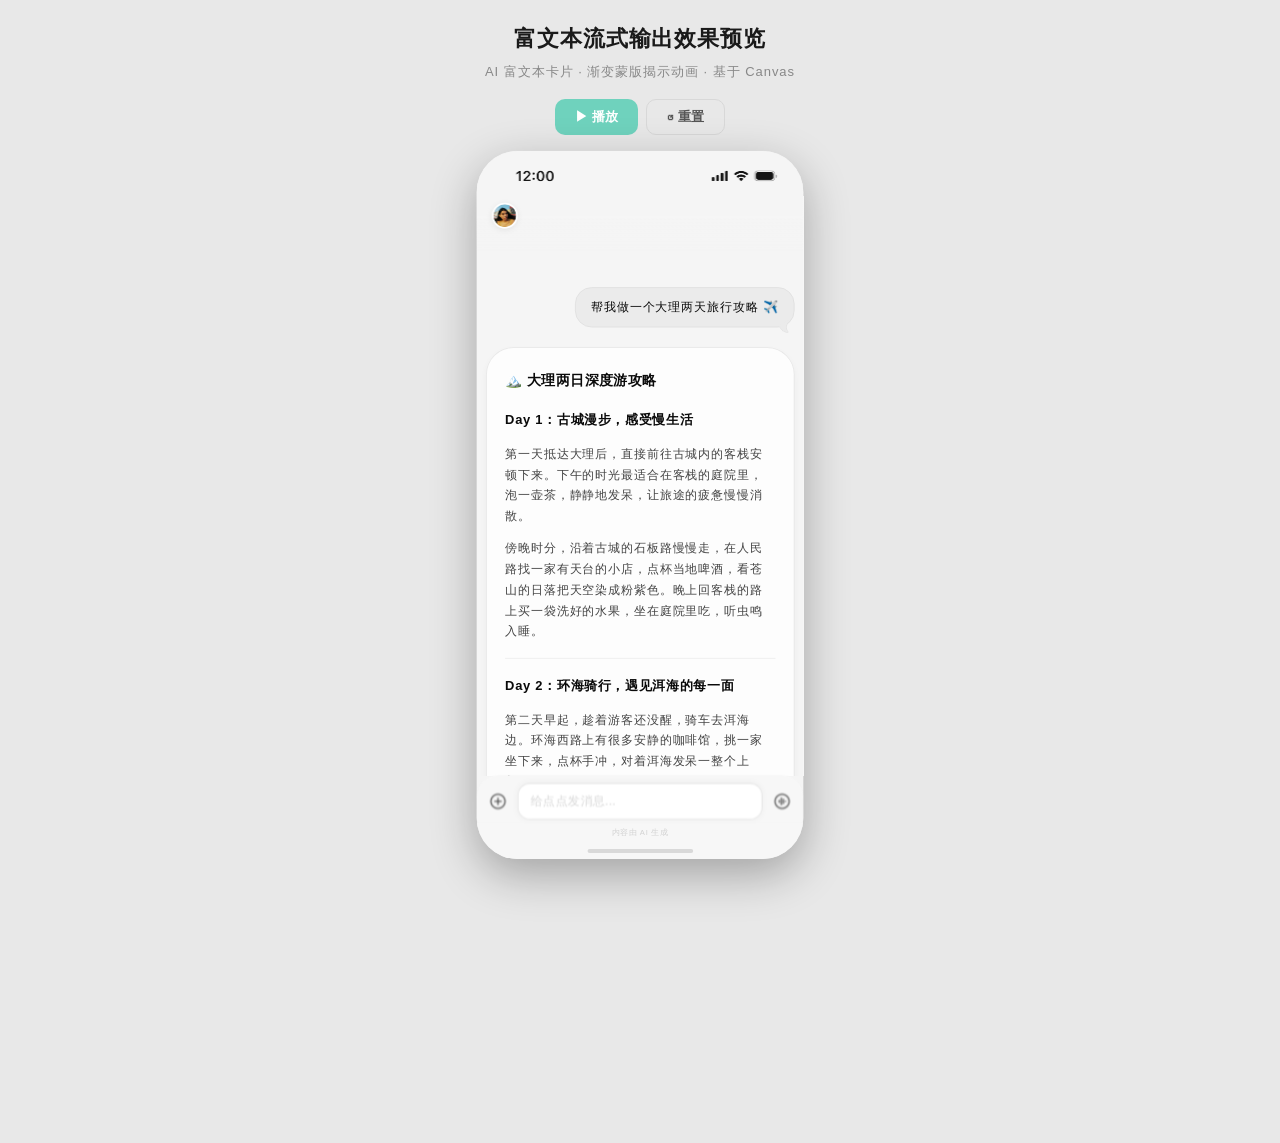
<file: dots-starter/assets/streaming-demo.html>
<!DOCTYPE html>
<html lang="zh-CN">
<head>
<meta charset="UTF-8">
<meta name="viewport" content="width=device-width, initial-scale=1.0, user-scalable=no, viewport-fit=cover">
<title>富文本流式输出 — 效果预览</title>
<link rel="stylesheet" href="css/tokens.css">
<link rel="stylesheet" href="css/reset.css">
<link rel="stylesheet" href="css/app-shell.css">
<style>
/* ── Demo 页面样式 ── */
body {
  background: #E8E8E8;
  display: flex;
  flex-direction: column;
  align-items: center;
  padding: 20px 20px 60px;
}
.demo-header {
  text-align: center;
  margin-bottom: 16px;
}
.demo-title {
  font-size: 22px;
  font-weight: 800;
  color: #1A1A1A;
  margin-bottom: 4px;
}
.demo-sub {
  font-size: 13px;
  color: #888;
}
.demo-controls {
  display: flex;
  gap: 8px;
  margin-bottom: 16px;
}
.demo-btn {
  display: inline-flex;
  align-items: center;
  gap: 5px;
  border: none;
  padding: 8px 20px;
  border-radius: 10px;
  font-size: 13px;
  font-weight: 600;
  cursor: pointer;
  font-family: inherit;
  transition: all .15s;
}
.demo-btn:active { transform: scale(.96); }
.demo-btn-play { background: #6FD2BD; color: #fff; }
.demo-btn-play:hover { background: #5CC5AE; }
.demo-btn-reset { background: transparent; color: #555; border: 1px solid #D8D8D8; }
.demo-btn-reset:hover { background: #F0F0F0; }

.device { margin: 0 auto; }

/* ── 用户气泡 ── */
.msg-row { margin-bottom: 20px; padding: 0; }
.msg-row.has-tail { margin-bottom: 26px; }
.msg-user { display: flex; justify-content: flex-end; }
.msg-user-bubble {
  position: relative;
  width: fit-content;
  max-width: 346px;
  padding: 12px 20px;
  background: #EBEBEB;
  border: .5px solid #DEDEDE;
  border-radius: 22px;
  color: #0A0A0A;
  font-size: 16px;
  line-height: 1.69em;
  letter-spacing: 0.06em;
  overflow-wrap: break-word;
}
.msg-user-bubble .bubble-tail {
  position: absolute;
  right: -1px;
  bottom: -11px;
  width: 24px;
  height: 24px;
  pointer-events: none;
  display: block;
}

/* ── AI 富文本卡片 ── */
.ai-card {
  width: 100%;
  max-width: 406px;
  background: rgba(255,255,255,.80);
  border-radius: 36px;
  border: .5px solid rgba(162,162,162,.24);
  box-shadow: 0 4px 10px rgba(20,20,20,.04);
  position: relative;
  /* overflow 由 JS 控制 */
}
.ai-card-body {
  padding: 28px 24px;
  color: #0A0A0A;
  font-size: 16px;
  line-height: 1.69em;
  letter-spacing: 0.06em;
}
/* 富文本排版 */
.ai-card-body h2 {
  font-size: 18px; line-height: 1.7; font-weight: 600;
  margin-bottom: 22px;
}
.ai-card-body h3 {
  font-size: 17px; line-height: 1.7; font-weight: 600;
  margin-bottom: 16px;
}
.ai-card-body h4 {
  font-size: 16px; line-height: 1.7; font-weight: 600;
  margin-bottom: 16px;
}
.ai-card-body p {
  font-size: 16px; line-height: 1.7; letter-spacing: 0.06em;
  color: var(--paragraph);
  margin-bottom: 16px;
}
.ai-card-body p:last-child { margin-bottom: 0; }
.ai-card-body ul {
  padding-left: 14px;
  margin-bottom: 16px;
}
.ai-card-body ul li {
  font-size: 16px; line-height: 1.7; letter-spacing: 0.06em;
  color: var(--paragraph);
  margin-bottom: 4px;
}
.ai-card-body blockquote {
  border-left: 3px solid var(--info5);
  padding-left: 14px;
  margin: 0 0 16px;
  color: var(--description);
  font-size: 16px;
  line-height: 1.7;
}
.ai-card-body hr {
  border: none;
  height: 0.5px;
  background: rgba(20,20,20,.08);
  margin: 22px 0;
}
.ai-card-body strong { font-weight: 600; color: var(--title); }

/* ── 流式动画 ── */
#cardMask {
  position: absolute;
  top: 0; left: 0;
  pointer-events: none;
  z-index: 2;
  border-radius: 36px; /* 与卡片一致，防止蒙版溢出圆角 */
}
/* 流式状态下，每个子元素初始透明 */
.ai-card.streaming .ai-card-body > * {
  opacity: 0;
  transition: opacity 0.4s ease-out;
}
.ai-card.streaming .ai-card-body > *.revealed {
  opacity: 1;
}
/* ul 内部的 li 单独控制 */
.ai-card.streaming .ai-card-body > ul > li {
  opacity: 0;
  transition: opacity 0.35s ease-out;
}
.ai-card.streaming .ai-card-body > ul > li.revealed {
  opacity: 1;
}
</style>
<script>
// .device 容器 scale 自适应
(function(){
  var W=430, H=932, PAD=72;
  function set(){
    if(window.innerWidth<=460){document.documentElement.style.removeProperty('--phone-scale');return;}
    var s=Math.min(1,(window.innerHeight-PAD-120)/H,(window.innerWidth-PAD)/W);
    document.documentElement.style.setProperty('--phone-scale',s);
  }
  set();
  window.addEventListener('resize',set);
})();
</script>
</head>
<body>

<div class="demo-header">
  <div class="demo-title">富文本流式输出效果预览</div>
  <div class="demo-sub">AI 富文本卡片 · 渐变蒙版揭示动画 · 基于 Canvas</div>
</div>
<div class="demo-controls">
  <button class="demo-btn demo-btn-play" onclick="go()">▶ 播放</button>
  <button class="demo-btn demo-btn-reset" onclick="stop()">↺ 重置</button>
</div>

<div class="device">

  <div class="top-gradient-mask"></div>

  <div class="status-bar">
    <img src="img/status-bar.png" alt="status bar">
  </div>

  <div class="nav-header">
    <div class="nav-avatar-btn">
      <img class="nav-avatar" src="img/avatar-shaped.png" alt="头像">
    </div>
  </div>

  <div id="content-area">

    <!-- 用户气泡 -->
    <div class="msg-row msg-user has-tail">
      <div class="msg-user-bubble">
        帮我做一个大理两天旅行攻略 ✈️
        <img class="bubble-tail" src="img/tail-right.png" alt="" draggable="false">
      </div>
    </div>

    <!-- AI 富文本卡片（流式输出目标） -->
    <div class="ai-card" id="aiCard">
      <div class="ai-card-body" id="cardBody">
        <h2>🏔️ 大理两日深度游攻略</h2>

        <h3>Day 1：古城漫步，感受慢生活</h3>

        <p>第一天抵达大理后，直接前往古城内的客栈安顿下来。下午的时光最适合在客栈的庭院里，泡一壶茶，静静地发呆，让旅途的疲惫慢慢消散。</p>

        <p>傍晚时分，沿着古城的石板路慢慢走，在人民路找一家有天台的小店，点杯当地啤酒，看苍山的日落把天空染成粉紫色。晚上回客栈的路上买一袋洗好的水果，坐在庭院里吃，听虫鸣入睡。</p>

        <hr>

        <h3>Day 2：环海骑行，遇见洱海的每一面</h3>

        <p>第二天早起，趁着游客还没醒，骑车去洱海边。环海西路上有很多安静的咖啡馆，挑一家坐下来，点杯手冲，对着洱海发呆一整个上午。</p>

        <h4>推荐路线</h4>
        <ul>
          <li>上午：环海西路 → 喜洲古镇（吃破酥粑粑）</li>
          <li>下午：海舌公园（拍照圣地）→ 双廊古镇</li>
          <li>傍晚：返回古城，找一家云南菜馆</li>
        </ul>

        <p>中午去喜洲古镇，尝尝当地的破酥粑粑和乳扇，逛逛白族民居的照壁。下午如果有精力，去海舌公园走走，那里有成片的树林伸入洱海，非常适合拍照。</p>

        <blockquote>大理的美不在于打卡了多少景点，而在于你愿意给自己多少时间去感受慢下来的生活。这里的阳光有一种特别的治愈力，只是晒着太阳，吹着从洱海飘来的风，就已经是最好的旅行了。</blockquote>
      </div>
      <canvas id="cardMask"></canvas>
    </div>

  </div>

  <!-- 底部输入栏 -->
  <div class="dd-input-bar">
    <button class="dd-input-side-btn" aria-label="更多">
      <img src="img/add_circle.png" alt="" draggable="false">
    </button>
    <div class="dd-input-content">
      <div class="dd-input-text-area">
        <input type="text" class="dd-input-field" placeholder="给点点发消息...">
      </div>
    </div>
    <button class="dd-input-side-btn" aria-label="语音输入">
      <img src="img/chat_bottom_voice.png" alt="" draggable="false">
    </button>
  </div>

  <div class="dd-bottom-safe">
    <div class="dd-watermark">内容由 AI 生成</div>
    <div class="dd-home-indicator-bar"></div>
  </div>

</div>

<script>
/*
 * ══════════════════════════════════════════════════════════════
 *  富文本卡片 · 流式输出动效
 * ══════════════════════════════════════════════════════════════
 *
 *  核心思路（改编自 streaming-B-span.html）：
 *
 *  原版：span 追加纯文本 + Canvas 白色蒙版逐步下移
 *  本版：富文本 block 元素（h2/h3/p/li/blockquote）逐个揭示
 *        + Canvas 渐变蒙版平滑追赶
 *        + 卡片高度 lerp 生长
 *        + 聊天区自动滚动
 *
 *  结构：
 *  ┌─── .ai-card (卡片容器，overflow:hidden，高度动画) ──────┐
 *  │  ┌── .ai-card-body (富文本层) ────────────────────────┐ │
 *  │  │  <h2> 标题 (opacity 0→1) </h2>                     │ │
 *  │  │  <h3> 小标题 (opacity 0→1) </h3>                   │ │
 *  │  │  <p> 段落 (opacity 0→1) </p>                       │ │
 *  │  │  <ul><li>(opacity 0→1)</li>...</ul>                 │ │
 *  │  │  ...                                                │ │
 *  │  └─────────────────────────────────────────────────────┘ │
 *  │  ┌── #cardMask (Canvas 蒙版，position:absolute) ─────┐ │
 *  │  │  [透明区] ← 文字已可见                               │ │
 *  │  │  [渐变带] ← 3行高，上透明→下白色                     │ │
 *  │  │  [纯白区] ← 文字不可见                               │ │
 *  │  └─────────────────────────────────────────────────────┘ │
 *  └─────────────────────────────────────────────────────────┘
 */

var running = false, rafId = null, blockTimer = null;

/* ── 收集所有需要揭示的原子元素 ── */
function collectAtoms(container) {
  var atoms = [];
  var children = container.children;
  for (var i = 0; i < children.length; i++) {
    var el = children[i];
    var tag = el.tagName;
    if (tag === 'UL' || tag === 'OL') {
      // 列表容器本身也要揭示（占位），然后逐个 li
      atoms.push({ el: el, type: 'list-container' });
      var lis = el.querySelectorAll('li');
      for (var j = 0; j < lis.length; j++) {
        atoms.push({ el: lis[j], type: 'li' });
      }
    } else {
      atoms.push({ el: el, type: tag.toLowerCase() });
    }
  }
  return atoms;
}

/* ── 根据元素类型决定间隔（模拟流式到达节奏） ── */
function getDelay(atom) {
  switch (atom.type) {
    case 'h2':             return 350;  // 大标题，稍快
    case 'h3': case 'h4':  return 400;  // 小标题
    case 'p':              return 550;  // 段落，内容多，给更多时间
    case 'blockquote':     return 600;  // 引用块
    case 'list-container': return 100;  // 列表容器几乎立即
    case 'li':             return 300;  // 每个列表项
    case 'hr':             return 200;  // 分割线，快速
    default:               return 400;
  }
}

/* ── 停止/重置 ── */
function stop() {
  running = false;
  clearTimeout(blockTimer);
  cancelAnimationFrame(rafId);

  var card = document.getElementById('aiCard');
  var body = document.getElementById('cardBody');
  var cvs  = document.getElementById('cardMask');

  // 去掉 streaming 类 → 所有子元素恢复可见
  card.classList.remove('streaming');
  card.style.height = '';
  card.style.overflow = '';

  // 清除 revealed 类
  var all = body.querySelectorAll('.revealed');
  for (var i = 0; i < all.length; i++) all[i].classList.remove('revealed');

  // 清 Canvas
  cvs.width = 0; cvs.height = 0;
  cvs.style.opacity = '1';
  cvs.style.transition = 'none';

  // 重置滚动
  document.getElementById('content-area').scrollTop = 0;
}

/* ══════════════════════════════════════════════════════════════
 *  主函数 go()
 * ══════════════════════════════════════════════════════════════ */
function go() {
  stop();
  running = true;

  var card    = document.getElementById('aiCard');
  var body    = document.getElementById('cardBody');
  var cvs     = document.getElementById('cardMask');
  var ctx     = cvs.getContext('2d');
  var content = document.getElementById('content-area');

  /* ── 布局常量 ── */
  var CARD_W = card.offsetWidth || 406;
  var LH     = 27;   // 行高 ~1.69em × 16px
  var PAD_T  = 28;   // ai-card-body padding-top
  var PAD_B  = 28;   // ai-card-body padding-bottom

  /* ── 进入流式状态 ── */
  card.classList.add('streaming');
  card.style.overflow = 'hidden';
  card.style.height = '80px';  // 初始高度

  /* ── 预分配 Canvas ── */
  var maxCvsH = 2000;
  cvs.width  = CARD_W;
  cvs.height = maxCvsH;
  cvs.style.width  = CARD_W + 'px';
  cvs.style.height = maxCvsH + 'px';
  ctx.fillStyle = '#fff';
  ctx.fillRect(0, 0, CARD_W, maxCvsH);

  /* ── 预计算 2D 渐变蒙版（离屏 Canvas） ──
   *  尺寸: CARD_W × fadeH
   *  纵向 72% + 横向 28%，非线性曲线
   */
  var FADE_LINES = 3;
  var fadeH = FADE_LINES * LH;  // = 81px
  var PAD_L = 24;               // 文字区左 padding
  var TEXT_W = CARD_W - 48;     // 文字区宽度

  var fadeOff = document.createElement('canvas');
  fadeOff.width  = CARD_W;
  fadeOff.height = fadeH;
  var fCtx = fadeOff.getContext('2d');
  var imgData = fCtx.createImageData(CARD_W, fadeH);
  var dd = imgData.data;
  for (var py = 0; py < fadeH; py++) {
    var yN = py / fadeH;
    for (var px = 0; px < CARD_W; px++) {
      var xN = Math.max(0, Math.min(1, (px - PAD_L) / TEXT_W));
      var a = Math.pow(yN, 0.7) * 0.72 + Math.pow(xN, 0.8) * 0.28;
      a = Math.min(1, a);
      var idx4 = (py * CARD_W + px) * 4;
      dd[idx4]   = 255;
      dd[idx4+1] = 255;
      dd[idx4+2] = 255;
      dd[idx4+3] = Math.round(a * 255);
    }
  }
  fCtx.putImageData(imgData, 0, 0);

  /* ── 收集原子元素 & 构建揭示序列 ── */
  var atoms = collectAtoms(body);
  var currentIdx  = 0;
  var smoothY     = PAD_T;
  var displayH    = 80;
  var lastTs      = 0;
  var allRevealed = false;

  /* ── 获取元素底部 y 坐标（相对卡片顶部） ── */
  function getBottom(idx) {
    if (idx < 0 || idx >= atoms.length) return PAD_T;
    var el = atoms[idx].el;
    // el.offsetTop 相对 offsetParent（.ai-card，因为它有 position:relative）
    // 已经包含了 cardBody 的 padding-top，不需要再加
    return el.offsetTop + el.offsetHeight;
  }

  /* ── 定时揭示下一个原子 ── */
  function revealNext() {
    if (!running || currentIdx >= atoms.length) {
      allRevealed = true;
      return;
    }
    var atom = atoms[currentIdx];
    atom.el.classList.add('revealed');

    // 如果是 list-container，同时让 UL 本身也可见（但 li 还不可见）
    if (atom.type === 'list-container') {
      atom.el.classList.add('revealed');
    }

    currentIdx++;
    if (currentIdx < atoms.length) {
      blockTimer = setTimeout(revealNext, getDelay(atoms[currentIdx - 1]));
    } else {
      allRevealed = true;
    }
  }

  // 首个元素在 300ms 后开始
  blockTimer = setTimeout(revealNext, 300);

  /* ── 动画帧循环 ──
   *  帧率无关 lerp: α = 1 − pow(1−k, dt×60)
   */
  function frame(ts) {
    if (!running) return;
    if (!lastTs) lastTs = ts;
    var dt = Math.min((ts - lastTs) / 1000, 0.08);
    lastTs = ts;

    /* 1. 蒙版位置：smoothY 追赶 targetY */
    var targetY = currentIdx > 0 ? getBottom(currentIdx - 1) : PAD_T;
    var alpha = 1 - Math.pow(0.93, dt * 60);  // k=0.07/帧
    smoothY += (targetY - smoothY) * alpha;

    /* 2. 卡片高度：lerp 追赶 */
    var naturalH = body.scrollHeight;
    var targetH  = Math.min(naturalH, smoothY + fadeH + PAD_B);
    if (allRevealed && Math.abs(targetY - smoothY) < 2) targetH = naturalH;
    var hAlpha = 1 - Math.pow(0.94, dt * 60);  // k=0.06/帧
    displayH += (targetH - displayH) * hAlpha;
    // 保护：卡片底部 ≥ 实际内容底 + 底部留白
    // 用 targetY（实际内容底部）而非 smoothY（lerp 延迟值），避免新块出现时高度不足
    var minH = targetY + PAD_B;
    if (displayH < minH) displayH = minH;
    card.style.height = Math.ceil(displayH) + 'px';

    /* 3. 画蒙版 */
    ctx.clearRect(0, 0, CARD_W, maxCvsH);
    if (!allRevealed || targetY - smoothY > 0.5) {
      // 渐变带
      ctx.drawImage(fadeOff, 0, Math.round(smoothY));
      // 渐变带以下填白
      var belowY = Math.round(smoothY) + fadeH;
      if (belowY < maxCvsH) {
        ctx.fillStyle = '#fff';
        ctx.fillRect(0, belowY, CARD_W, maxCvsH - belowY);
      }
    }

    /* 4. 聊天区自动滚动 */
    var chatGoal = content.scrollHeight - content.clientHeight;
    if (chatGoal > 0) {
      var sAlpha = 1 - Math.pow(0.90, dt * 60);  // k=0.10/帧
      content.scrollTop += (chatGoal - content.scrollTop) * sAlpha;
    }

    /* 5. 完成判断：蒙版淡出 */
    if (allRevealed && Math.abs(targetY - smoothY) < 1 && Math.abs(displayH - naturalH) < 2) {
      cvs.style.transition = 'opacity .4s';
      cvs.style.opacity = '0';
      setTimeout(function() {
        card.style.height = 'auto';
        card.style.overflow = '';
        card.classList.remove('streaming');
      }, 420);
      return;
    }

    rafId = requestAnimationFrame(frame);
  }
  rafId = requestAnimationFrame(frame);
}
</script>
</body>
</html>
</file>
<file: dots-starter/assets/css/tokens.css>
/* ============================================================
   点点 · Dots Design Tokens
   所有设计变量集中定义，对应 Figma Dots-Tokens 色板
   ============================================================ */

:root {
  /* ========== 背景 Backgrounds ========== */
  --bg:    #F3F3F3;     /* 页面底色 */
  --chat-bg: #F5F5F5;   /* 对话界面底色 */
  --bg1:   #F7F7F7;     /* 工具栏/输入栏 */
  --bg2:   #FAFAFA;     /* 键盘升起背景 */
  --bg3:   #FFFFFF;     /* 弹窗/面板 */

  /* ========== 遮罩 Masks ========== */
  --mask-bg1: rgba(0,0,0,.2);
  --mask-bg2: rgba(0,0,0,.4);

  /* ========== 填充 Fills ========== */
  --fill1: rgba(255,255,255,.05);
  --fill2: rgba(255,255,255,.1);
  --fill3: rgba(255,255,255,.2);
  --fill4: rgba(255,255,255,.5);
  --fill5: rgba(255,255,255,.8);   /* AI 卡片/富文本背景 */
  --fillA: #FFFFFF;                /* AI 气泡/输入框 */
  --fillB: #E6E6E6;                /* 用户气泡 */
  --fillC: rgba(50,50,50,.92);     /* 深色填充 */

  /* ========== 反色填充 Inverted Fills ========== */
  --inv-fill1: rgba(50,50,50,.05);
  --inv-fill2: rgba(50,50,50,.1);
  --inv-fill3: rgba(50,50,50,.2);
  --inv-fill4: rgba(50,50,50,.5);
  --inv-fill5: rgba(50,50,50,.8);

  /* ========== 文字 Labels (基色 #141414) ========== */
  --title:       #141414;              /* 100% — 标题/关键信息 */
  --paragraph:   rgba(20,20,20,.8);    /* 80%  — 段落/副标题 */
  --description: rgba(20,20,20,.6);    /* 60%  — 描述/辅助 */
  --desc-lighter:rgba(20,20,20,.4);    /* 40%  — 更轻提示 */
  --placeholder: rgba(20,20,20,.16);   /* 16%  — 占位文字 */
  --disabled:    rgba(20,20,20,.09);   /* 9%   — 禁用态 */

  /* ========== 链接 ========== */
  --link: #0D4087;

  /* ========== 分割线 Separators ========== */
  --separator:  rgba(255,255,255,.75); /* 气泡内分割 */
  --separator2: rgba(20,20,20,.08);    /* 通用分割线 */
  --separator3: rgba(20,20,20,.10);    /* 输入框边框 */
  --separator4: rgba(20,20,20,.12);

  /* ========== 品牌色 Primary ========== */
  --info5: #6FD2BD;                    /* 点点品牌绿 */
  --brand: rgba(79,207,188,.95);       /* 品牌绿 95% */

  /* ========== 阴影 Shadows ========== */
  --shadow1: 0 4px 10px rgba(20,20,20,.04);
  --shadow2: 0 4px 16px rgba(20,20,20,.12);
  --shadow3: 0 8px 30px rgba(20,20,20,.18);

  /* ========== 圆角 Radius ========== */
  --radius-device:    54px;    /* 设备外框 */
  --radius-card:      36px;    /* 富文本卡片 */
  --radius-bubble:    22px;    /* 气泡/内容卡 */
  --radius-input:     16px;    /* 输入框 */
  --radius-tag:       12px;    /* 标签 */
  --radius-inner:     8px;     /* 卡片内部元素 */
  --radius-button:    24px;    /* 按钮 */
  --radius-input-bar: 28px;    /* 输入栏容器 */

  /* ========== 间距 Spacing ========== */
  --space-l1: 32px;    /* 一级模块间距 */
  --space-l2: 22px;    /* 二级模块间距 */
  --space-l3: 16px;    /* 三级内容间距 */
  --space-l4: 8px;     /* 行内元素间距 */
  --msg-gap:  20px;    /* 消息间距 */
  --msg-pad-h: 12px;   /* 对话流左右 padding */

  /* ========== iOS 安全区 ========== */
  --safe-top:    59px;  /* 刘海屏状态栏 */
  --safe-bottom: 34px;  /* 底部安全区 */
  --nav-height:  44px;  /* 导航栏高度 */

  /* ========== 字体 ========== */
  --font: 'PingFang SC', -apple-system, BlinkMacSystemFont, 'SF Pro Display', 'Helvetica Neue', sans-serif;
  --line-height: 1.69;
  --letter-spacing: 0.06em;
}

/* ========== 暗色模式 ========== */
@media (prefers-color-scheme: dark) {
  :root {
    --bg:    #1A1A1A;
    --bg1:   #242424;
    --bg2:   #2C2C2C;
    --bg3:   #363636;

    --fill1: rgba(255,255,255,.05);
    --fill2: rgba(255,255,255,.08);
    --fill3: rgba(255,255,255,.12);
    --fill4: rgba(255,255,255,.2);
    --fill5: rgba(255,255,255,.08);
    --fillA: #2C2C2C;
    --fillB: #3A3A3A;
    --fillC: rgba(255,255,255,.92);

    --inv-fill1: rgba(255,255,255,.05);
    --inv-fill2: rgba(255,255,255,.08);

    --title:       #FFFFFF;
    --paragraph:   rgba(255,255,255,.8);
    --description: rgba(255,255,255,.6);
    --desc-lighter:rgba(255,255,255,.4);
    --placeholder: rgba(255,255,255,.16);
    --disabled:    rgba(255,255,255,.09);

    --link: #6EB4FF;

    --separator:  rgba(255,255,255,.12);
    --separator2: rgba(255,255,255,.08);
    --separator3: rgba(255,255,255,.10);
    --separator4: rgba(255,255,255,.12);

    --shadow1: 0 4px 10px rgba(0,0,0,.2);
    --shadow2: 0 4px 16px rgba(0,0,0,.3);
    --shadow3: 0 8px 30px rgba(0,0,0,.4);
  }
}
</file>
<file: dots-starter/assets/css/app-shell.css>
/* ============================================================
   App Shell — 点点框架层样式
   状态栏 / 头部头像 / 内容区 / 输入栏 / Home Indicator
   ⚠️ 此文件定义的是固定框架，vibe coding 只需关注 #content-area
   ============================================================ */

/* ========== 设备外壳 (430×932 iPhone 模拟) ========== */
.device {
  width: 430px;
  height: 932px;
  border-radius: var(--radius-device);
  overflow: hidden;
  position: relative;
  margin: 40px auto;
  background: var(--chat-bg, #F5F5F5);
  box-shadow: 0 20px 60px rgba(0,0,0,.3), 0 0 0 1px rgba(255,255,255,.1);
  display: flex;
  flex-direction: column;
  transform: scale(var(--phone-scale, 1));
  transform-origin: center top;
}

/* ========== 顶部渐变遮罩 ========== */
.top-gradient-mask {
  position: absolute;
  top: 0; left: 0; right: 0;
  height: 132px;
  background: linear-gradient(
    to bottom,
    rgba(245,245,245,0.96) 0px,
    rgba(245,245,245,0.96) 85px,
    rgba(245,245,245,0.30) 122px,
    rgba(245,245,245,0) 132px
  );
  pointer-events: none;
  z-index: 9;
}

/* ========== 状态栏 (iOS — 时间/信号/电池截图) ========== */
.status-bar {
  height: var(--safe-top);
  flex-shrink: 0;
  pointer-events: none;
  overflow: hidden;
  position: relative;
  z-index: 11;
}

.status-bar img {
  width: 100%;
  height: 100%;
  display: block;
  object-fit: cover;
}

/* ========== 头部：左上角圆形头像 ========== */
.nav-header {
  position: absolute;
  top: 68px;         /* 状态栏(59px) + 9px 间距 */
  left: 20px;
  z-index: 10;
}

.nav-avatar-btn {
  width: 34px;
  height: 34px;
  border-radius: 50%;
  border: 2.5px solid #FFFFFF;
  overflow: hidden;
  cursor: pointer;
  display: block;
  box-shadow: 0 2px 8px rgba(0,0,0,.08);
}

.nav-avatar {
  width: 100%;
  height: 100%;
  object-fit: cover;
  display: block;
  border-radius: 50%;
}

/* ========== 内容区 (对话流) ========== */
#content-area {
  flex: 1;
  padding: 120px 12px 16px;   /* 留出状态栏+头像的空间 */
  overflow-y: auto;
  overflow-x: hidden;
  display: flex;
  flex-direction: column;
  gap: 0;
  background: var(--chat-bg, #F5F5F5);
  scroll-behavior: smooth;
  -webkit-overflow-scrolling: touch;
}

#content-area::-webkit-scrollbar {
  display: none;
}

/* ========== 底部输入栏 ========== */
.dd-input-bar {
  flex-shrink: 0;
  position: relative;
  background: #F7F7F7;
  backdrop-filter: blur(2px);
  -webkit-backdrop-filter: blur(2px);
  border-radius: 28px 28px 0 0;
  padding: 10px 16px 4px;
  display: flex;
  align-items: center;
  gap: 14px;
  z-index: 5;
}

.dd-input-side-btn {
  width: 24px;
  height: 24px;
  border-radius: 50%;
  border: none;
  background: transparent;
  display: flex;
  align-items: center;
  justify-content: center;
  cursor: pointer;
  flex-shrink: 0;
  padding: 0;
  transition: opacity .15s;
}

.dd-input-side-btn:active {
  opacity: .5;
}

.dd-input-side-btn img {
  width: 24px;
  height: 24px;
  object-fit: contain;
  display: block;
}

.dd-input-content {
  flex: 1;
  min-height: 48px;
  position: relative;
}

.dd-input-text-area {
  background: #FFFFFF;
  border: .5px solid rgba(20,20,20,0.10);
  border-radius: 16px;
  box-shadow: 0 0 8px rgba(20,20,20,0.04);
  height: 48px;
  display: flex;
  align-items: center;
  padding: 0 16px;
}

.dd-input-field {
  width: 100%;
  padding: 0;
  background: transparent;
  border: none;
  font-size: 16px;
  font-family: 'PingFang SC', -apple-system, sans-serif;
  color: rgba(0,0,0,.72);
  line-height: 48px;
  height: 48px;
  letter-spacing: 0.02em;
  outline: none;
}

.dd-input-field::placeholder {
  color: rgba(20,20,20,.16);
}

/* ========== AI 水印 + Home Indicator ========== */
.dd-bottom-safe {
  flex-shrink: 0;
  background: #F7F7F7;
  display: flex;
  flex-direction: column;
  align-items: center;
  padding-bottom: 8px;
}

.dd-watermark {
  font-size: 10px;
  color: rgba(20,20,20,.16);
  text-align: center;
  padding: 6px 0 12px;
}

.dd-home-indicator-bar {
  width: 139px;
  height: 5px;
  border-radius: 2.5px;
  background: #000000;
  opacity: 0.12;
}
</file>
